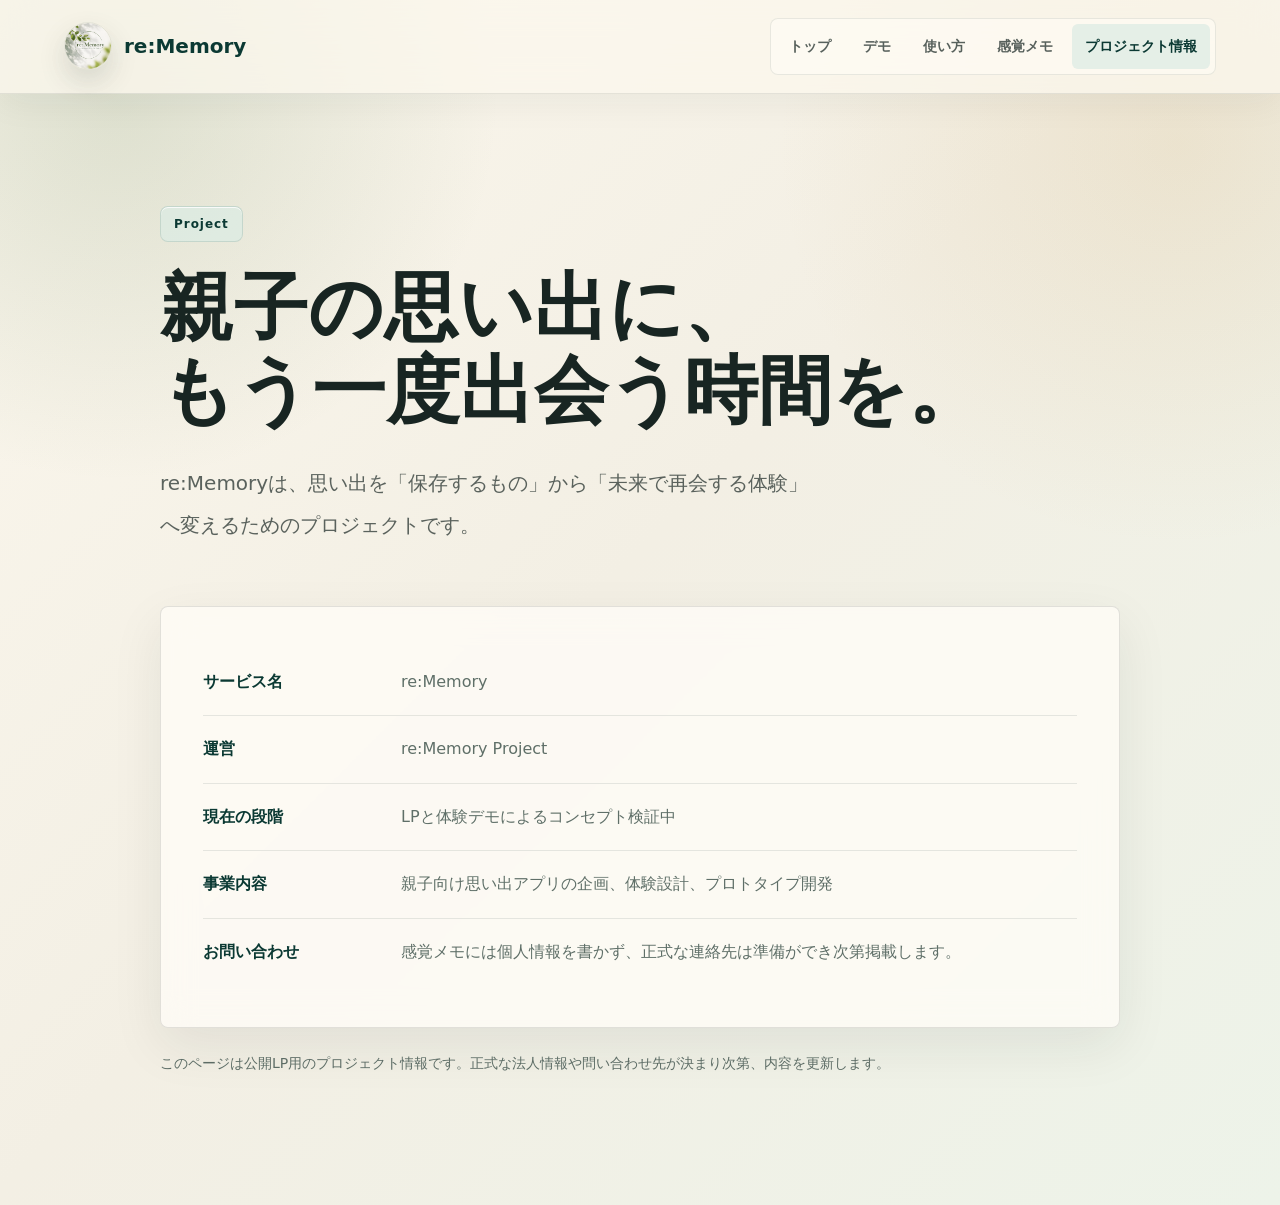
<file: company.html>
<!doctype html>
<html lang="ja">
  <head>
    <meta charset="utf-8">
    <meta name="viewport" content="width=device-width, initial-scale=1">
    <title>プロジェクト情報 | re:Memory</title>
    <meta name="description" content="re:Memoryのプロジェクト情報、運営方針、お問い合わせについて掲載しています。">
    <link rel="icon" href="./assets/logo.png">
    <style>
      :root {
        --ink: #1f2a2a;
        --sub: #60706c;
        --paper: #fff9ef;
        --milk: #fffdf8;
        --line: rgba(31, 42, 42, 0.13);
        --green: #176e66;
        --green-deep: #0d4846;
        --green-soft: #dbece7;
        --shadow: 0 22px 58px rgba(31, 42, 42, 0.12);
      }

      * { box-sizing: border-box; }

      body {
        margin: 0;
        color: var(--ink);
        background: radial-gradient(circle at left top, #edf1eb 0, rgba(237, 241, 235, 0) 34%), var(--paper);
        font-family: "Hiragino Kaku Gothic ProN", "Yu Gothic", "Meiryo", system-ui, sans-serif;
        line-height: 1.85;
      }

      a { color: inherit; text-decoration: none; }
      img { display: block; width: 100%; }
      p, h1, h2 { margin: 0; word-break: keep-all; line-break: strict; }

      .header {
        position: sticky;
        top: 0;
        z-index: 10;
        display: flex;
        align-items: center;
        justify-content: space-between;
        gap: 24px;
        min-height: 72px;
        padding: 16px clamp(20px, 5vw, 64px);
        background: rgba(255, 249, 239, 0.9);
        border-bottom: 1px solid var(--line);
        backdrop-filter: blur(18px);
      }

      .logo { display: inline-flex; align-items: center; gap: 10px; font-size: 17px; font-weight: 850; }
      .logo img { width: 40px; height: 40px; object-fit: cover; border-radius: 50%; box-shadow: 0 8px 20px rgba(31, 42, 42, 0.12); }
      .nav { display: flex; flex-wrap: wrap; gap: 8px; color: var(--sub); font-size: 14px; font-weight: 750; }
      .nav a { padding: 8px 12px; border-radius: 8px; }
      .nav a:hover, .nav a[aria-current="page"] { color: var(--green-deep); background: rgba(23, 110, 102, 0.08); }

      main {
        width: min(960px, calc(100% - 40px));
        margin: 0 auto;
        padding: clamp(62px, 9vw, 112px) 0 clamp(76px, 10vw, 128px);
      }

      .label {
        display: inline-flex;
        min-height: 32px;
        padding: 5px 11px;
        color: var(--green-deep);
        background: var(--green-soft);
        border: 1px solid rgba(23, 110, 102, 0.15);
        border-radius: 8px;
        font-size: 12px;
        font-weight: 850;
      }

      h1 {
        margin-top: 18px;
        font-size: clamp(42px, 7vw, 76px);
        line-height: 1.08;
      }

      .lead {
        max-width: 720px;
        margin-top: 24px;
        color: var(--sub);
        font-size: clamp(16px, 2vw, 20px);
      }

      .info-card {
        margin-top: clamp(34px, 6vw, 60px);
        padding: clamp(24px, 5vw, 42px);
        background: var(--milk);
        border: 1px solid var(--line);
        border-radius: 8px;
        box-shadow: var(--shadow);
      }

      .info-row {
        display: grid;
        grid-template-columns: 180px minmax(0, 1fr);
        gap: 18px;
        padding: 18px 0;
        border-bottom: 1px solid var(--line);
      }

      .info-row:last-child { border-bottom: 0; }
      .info-row dt { color: var(--green-deep); font-weight: 850; }
      .info-row dd { margin: 0; color: var(--sub); overflow-wrap: anywhere; }

      .note {
        margin-top: 22px;
        color: var(--sub);
        font-size: 14px;
        line-height: 1.9;
      }

      @media (max-width: 760px) {
        .header { align-items: flex-start; flex-direction: column; }
        .info-row { grid-template-columns: 1fr; gap: 4px; }
      }
    </style>
    <link rel="stylesheet" href="./assets/premium.css">
  </head>
  <body>
    <header class="header">
      <a class="logo" href="./index.html" aria-label="re:Memory トップへ">
        <img src="./assets/logo.png" alt="" aria-hidden="true">
        <span>re:Memory</span>
      </a>
      <nav class="nav" aria-label="ページナビゲーション">
        <a href="./index.html">トップ</a>
        <a href="./demo.html">デモ</a>
        <a href="./guide.html">使い方</a>
        <a href="./index.html#messages">感覚メモ</a>
        <a href="./company.html" aria-current="page">プロジェクト情報</a>
      </nav>
    </header>

    <main>
      <span class="label">Project</span>
      <h1>親子の思い出に、もう一度出会う時間を。</h1>
      <p class="lead">
        re:Memoryは、思い出を「保存するもの」から「未来で再会する体験」へ変えるためのプロジェクトです。
      </p>

      <dl class="info-card">
        <div class="info-row">
          <dt>サービス名</dt>
          <dd>re:Memory</dd>
        </div>
        <div class="info-row">
          <dt>運営</dt>
          <dd>re:Memory Project</dd>
        </div>
        <div class="info-row">
          <dt>現在の段階</dt>
          <dd>LPと体験デモによるコンセプト検証中</dd>
        </div>
        <div class="info-row">
          <dt>事業内容</dt>
          <dd>親子向け思い出アプリの企画、体験設計、プロトタイプ開発</dd>
        </div>
        <div class="info-row">
          <dt>お問い合わせ</dt>
          <dd>感覚メモには個人情報を書かず、正式な連絡先は準備ができ次第掲載します。</dd>
        </div>
      </dl>

      <p class="note">
        このページは公開LP用のプロジェクト情報です。正式な法人情報や問い合わせ先が決まり次第、内容を更新します。
      </p>
    </main>
  </body>
</html>
</file>
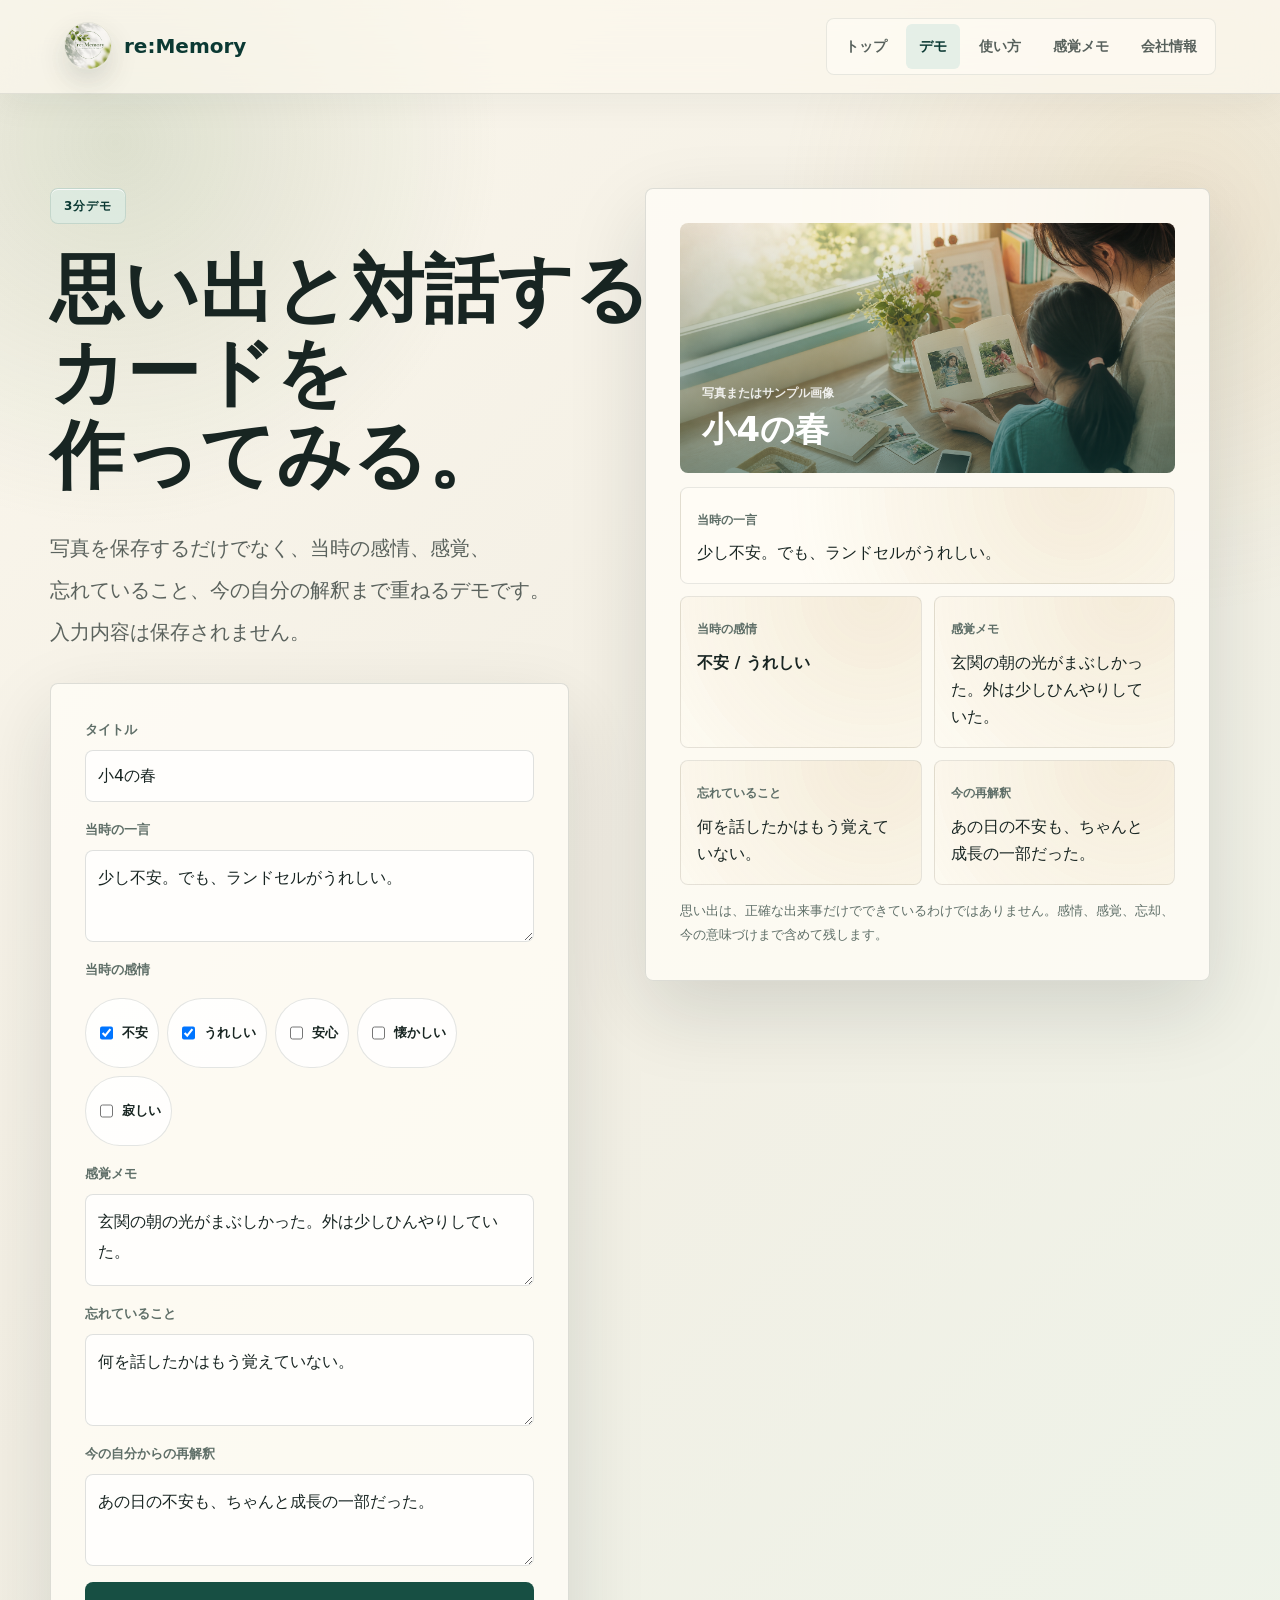
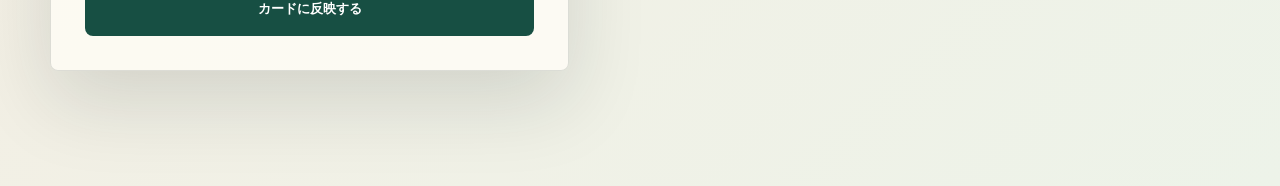
<file: demo.html>
<!doctype html>
<html lang="ja">
  <head>
    <meta charset="utf-8">
    <meta name="viewport" content="width=device-width, initial-scale=1">
    <title>3分デモ | re:Memory</title>
    <meta name="description" content="re:Memoryの思い出対話カードをLP上で体験できるデモページです。">
    <link rel="icon" href="./assets/logo.png">
    <style>
      :root {
        --ink: #1f2a2a;
        --sub: #60706c;
        --paper: #fff9ef;
        --milk: #fffdf8;
        --line: rgba(31, 42, 42, 0.13);
        --green: #176e66;
        --green-deep: #0d4846;
        --green-soft: #dbece7;
        --clay: #c86b55;
        --clay-soft: #f7dfd4;
        --shadow: 0 24px 70px rgba(31, 42, 42, 0.14);
      }

      * { box-sizing: border-box; }

      body {
        margin: 0;
        color: var(--ink);
        background: radial-gradient(circle at 88% 8%, #eef4ea 0, rgba(238, 244, 234, 0) 32%), var(--paper);
        font-family: "Hiragino Kaku Gothic ProN", "Yu Gothic", "Meiryo", system-ui, sans-serif;
        line-height: 1.85;
      }

      a { color: inherit; text-decoration: none; }
      img { display: block; width: 100%; }
      p, h1, h2, h3 { margin: 0; word-break: keep-all; line-break: strict; }

      .header {
        position: sticky;
        top: 0;
        z-index: 10;
        display: flex;
        align-items: center;
        justify-content: space-between;
        gap: 24px;
        min-height: 72px;
        padding: 16px clamp(20px, 5vw, 64px);
        background: rgba(255, 249, 239, 0.9);
        border-bottom: 1px solid var(--line);
        backdrop-filter: blur(18px);
      }

      .logo {
        display: inline-flex;
        align-items: center;
        gap: 10px;
        font-size: 17px;
        font-weight: 850;
      }

      .logo img {
        width: 40px;
        height: 40px;
        object-fit: cover;
        border-radius: 50%;
        box-shadow: 0 8px 20px rgba(31, 42, 42, 0.12);
      }

      .nav {
        display: flex;
        flex-wrap: wrap;
        gap: 8px;
        color: var(--sub);
        font-size: 14px;
        font-weight: 750;
      }

      .nav a { padding: 8px 12px; border-radius: 8px; }
      .nav a:hover, .nav a[aria-current="page"] { color: var(--green-deep); background: rgba(23, 110, 102, 0.08); }

      main {
        width: min(1180px, calc(100% - 40px));
        margin: 0 auto;
        padding: clamp(52px, 8vw, 94px) 0 clamp(78px, 9vw, 118px);
      }

      .page-hero {
        display: grid;
        grid-template-columns: minmax(0, 0.92fr) minmax(390px, 1fr);
        gap: clamp(34px, 6vw, 76px);
        align-items: start;
      }

      .label {
        display: inline-flex;
        width: fit-content;
        min-height: 32px;
        padding: 5px 11px;
        color: var(--green-deep);
        background: var(--green-soft);
        border: 1px solid rgba(23, 110, 102, 0.15);
        border-radius: 8px;
        font-size: 12px;
        font-weight: 850;
      }

      h1 {
        max-width: 470px;
        margin-top: 18px;
        font-size: clamp(34px, 3.8vw, 44px);
        line-height: 1.16;
      }

      .lead {
        max-width: 680px;
        margin-top: 24px;
        color: var(--sub);
        font-size: clamp(16px, 2vw, 20px);
      }

      .demo-form,
      .memory-preview {
        padding: clamp(22px, 4vw, 34px);
        background: rgba(255, 253, 247, 0.78);
        border: 1px solid var(--line);
        border-radius: 8px;
        box-shadow: var(--shadow);
      }

      .demo-form {
        display: grid;
        gap: 16px;
        margin-top: 30px;
      }

      .field {
        display: grid;
        gap: 8px;
      }

      .field span {
        color: var(--sub);
        font-size: 13px;
        font-weight: 850;
      }

      input,
      textarea,
      select {
        width: 100%;
        border: 1px solid rgba(31, 42, 42, 0.14);
        border-radius: 8px;
        background: rgba(255, 255, 255, 0.78);
        color: var(--ink);
        font: inherit;
      }

      input,
      select {
        min-height: 48px;
        padding: 10px 12px;
      }

      textarea {
        min-height: 92px;
        resize: vertical;
        padding: 12px;
      }

      input:focus,
      textarea:focus,
      select:focus {
        outline: 2px solid rgba(23, 110, 102, 0.22);
        border-color: rgba(23, 110, 102, 0.38);
      }

      .button {
        display: inline-flex;
        align-items: center;
        justify-content: center;
        min-height: 52px;
        padding: 13px 22px;
        border: 1px solid transparent;
        border-radius: 8px;
        color: white;
        background: var(--green);
        font-weight: 850;
        cursor: pointer;
      }

      .memory-preview {
        position: sticky;
        top: 104px;
      }

      .preview-photo {
        min-height: 250px;
        display: grid;
        align-content: end;
        padding: 22px;
        background:
          linear-gradient(180deg, rgba(13, 72, 70, 0.02), rgba(13, 72, 70, 0.48)),
          url("./assets/memory-hero.png") center / cover;
        border-radius: 8px;
        color: white;
      }

      .preview-photo small {
        font-size: 12px;
        font-weight: 850;
        opacity: 0.86;
      }

      .preview-photo strong {
        margin-top: 4px;
        font-size: clamp(24px, 4vw, 34px);
        line-height: 1.25;
      }

      .preview-grid {
        display: grid;
        grid-template-columns: repeat(2, minmax(0, 1fr));
        gap: 12px;
        margin-top: 14px;
      }

      .preview-card {
        padding: 16px;
        background: rgba(255, 255, 255, 0.72);
        border: 1px solid rgba(31, 42, 42, 0.1);
        border-radius: 8px;
      }

      .preview-card.wide {
        grid-column: 1 / -1;
      }

      .preview-card span {
        color: var(--sub);
        font-size: 12px;
        font-weight: 850;
      }

      .preview-card p,
      .preview-card strong {
        display: block;
        margin-top: 7px;
        color: var(--ink);
        font-size: 15.5px;
        line-height: 1.75;
        word-break: normal;
        overflow-wrap: anywhere;
      }

      .emotion-pills {
        display: flex;
        flex-wrap: wrap;
        gap: 8px;
        margin-top: 8px;
      }

      .emotion-pills label {
        display: inline-flex;
        align-items: center;
        gap: 6px;
        padding: 7px 10px;
        border: 1px solid rgba(31, 42, 42, 0.12);
        border-radius: 999px;
        background: rgba(255, 255, 255, 0.72);
        color: var(--ink);
        font-size: 13px;
        font-weight: 800;
      }

      .emotion-pills input {
        width: auto;
      }

      .note {
        margin-top: 14px;
        color: var(--sub);
        font-size: 13px;
        line-height: 1.8;
      }

      @media (max-width: 900px) {
        .header { align-items: flex-start; flex-direction: column; position: static; }
        .page-hero { grid-template-columns: 1fr; }
        .memory-preview { position: static; }
      }

      @media (max-width: 560px) {
        .preview-grid { grid-template-columns: 1fr; }
      }
    </style>
    <link rel="stylesheet" href="./assets/premium.css">
  </head>
  <body>
    <header class="header">
      <a class="logo" href="./index.html" aria-label="re:Memory トップへ">
        <img src="./assets/logo.png" alt="" aria-hidden="true">
        <span>re:Memory</span>
      </a>
      <nav class="nav" aria-label="ページナビゲーション">
        <a href="./index.html">トップ</a>
        <a href="./demo.html" aria-current="page">デモ</a>
        <a href="./guide.html">使い方</a>
        <a href="./index.html#messages">感覚メモ</a>
        <a href="./company.html">会社情報</a>
      </nav>
    </header>

    <main>
      <section class="page-hero">
        <div>
          <span class="label">3分デモ</span>
          <h1>思い出と対話する<br>カードを<br>作ってみる。</h1>
          <p class="lead">
            写真を保存するだけでなく、当時の感情、感覚、忘れていること、今の自分の解釈まで重ねるデモです。
            入力内容は保存されません。
          </p>

          <form class="demo-form" id="memory-form">
            <label class="field">
              <span>タイトル</span>
              <input id="memory-title" maxlength="48" value="小4の春">
            </label>
            <label class="field">
              <span>当時の一言</span>
              <textarea id="memory-line" maxlength="180">少し不安。でも、ランドセルがうれしい。</textarea>
            </label>
            <div class="field">
              <span>当時の感情</span>
              <div class="emotion-pills">
                <label><input type="checkbox" name="emotion" value="不安" checked>不安</label>
                <label><input type="checkbox" name="emotion" value="うれしい" checked>うれしい</label>
                <label><input type="checkbox" name="emotion" value="安心">安心</label>
                <label><input type="checkbox" name="emotion" value="懐かしい">懐かしい</label>
                <label><input type="checkbox" name="emotion" value="寂しい">寂しい</label>
              </div>
            </div>
            <label class="field">
              <span>感覚メモ</span>
              <textarea id="memory-sense" maxlength="220">玄関の朝の光がまぶしかった。外は少しひんやりしていた。</textarea>
            </label>
            <label class="field">
              <span>忘れていること</span>
              <textarea id="memory-forgotten" maxlength="180">何を話したかはもう覚えていない。</textarea>
            </label>
            <label class="field">
              <span>今の自分からの再解釈</span>
              <textarea id="memory-rethink" maxlength="220">あの日の不安も、ちゃんと成長の一部だった。</textarea>
            </label>
            <button class="button" type="submit">カードに反映する</button>
          </form>
        </div>

        <aside class="memory-preview" aria-label="作成された思い出対話カード">
          <div class="preview-photo">
            <small>写真またはサンプル画像</small>
            <strong id="preview-title">小4の春</strong>
          </div>
          <div class="preview-grid">
            <div class="preview-card wide">
              <span>当時の一言</span>
              <p id="preview-line">少し不安。でも、ランドセルがうれしい。</p>
            </div>
            <div class="preview-card">
              <span>当時の感情</span>
              <strong id="preview-emotion">不安 / うれしい</strong>
            </div>
            <div class="preview-card">
              <span>感覚メモ</span>
              <p id="preview-sense">玄関の朝の光がまぶしかった。外は少しひんやりしていた。</p>
            </div>
            <div class="preview-card">
              <span>忘れていること</span>
              <p id="preview-forgotten">何を話したかはもう覚えていない。</p>
            </div>
            <div class="preview-card">
              <span>今の再解釈</span>
              <p id="preview-rethink">あの日の不安も、ちゃんと成長の一部だった。</p>
            </div>
          </div>
          <p class="note">思い出は、正確な出来事だけでできているわけではありません。感情、感覚、忘却、今の意味づけまで含めて残します。</p>
        </aside>
      </section>
    </main>

    <script>
      const form = document.querySelector("#memory-form");
      const titleInput = document.querySelector("#memory-title");
      const lineInput = document.querySelector("#memory-line");
      const senseInput = document.querySelector("#memory-sense");
      const forgottenInput = document.querySelector("#memory-forgotten");
      const rethinkInput = document.querySelector("#memory-rethink");
      const emotionInputs = [...document.querySelectorAll('input[name="emotion"]')];

      const previewTitle = document.querySelector("#preview-title");
      const previewLine = document.querySelector("#preview-line");
      const previewEmotion = document.querySelector("#preview-emotion");
      const previewSense = document.querySelector("#preview-sense");
      const previewForgotten = document.querySelector("#preview-forgotten");
      const previewRethink = document.querySelector("#preview-rethink");

      function valueOrDefault(input, fallback) {
        return input.value.trim() || fallback;
      }

      function updatePreview() {
        const emotions = emotionInputs.filter((input) => input.checked).map((input) => input.value);
        previewTitle.textContent = valueOrDefault(titleInput, "タイトル未入力の思い出");
        previewLine.textContent = valueOrDefault(lineInput, "当時の一言を入力してください。");
        previewEmotion.textContent = emotions.length ? emotions.join(" / ") : "まだ選ばれていません";
        previewSense.textContent = valueOrDefault(senseInput, "音、匂い、温度などを入力してください。");
        previewForgotten.textContent = valueOrDefault(forgottenInput, "覚えていないことも、そのまま残せます。");
        previewRethink.textContent = valueOrDefault(rethinkInput, "今の自分から見た意味を入力してください。");
      }

      form.addEventListener("submit", (event) => {
        event.preventDefault();
        updatePreview();
      });

      [titleInput, lineInput, senseInput, forgottenInput, rethinkInput, ...emotionInputs].forEach((input) => {
        input.addEventListener("input", updatePreview);
        input.addEventListener("change", updatePreview);
      });
    </script>
  </body>
</html>
</file>
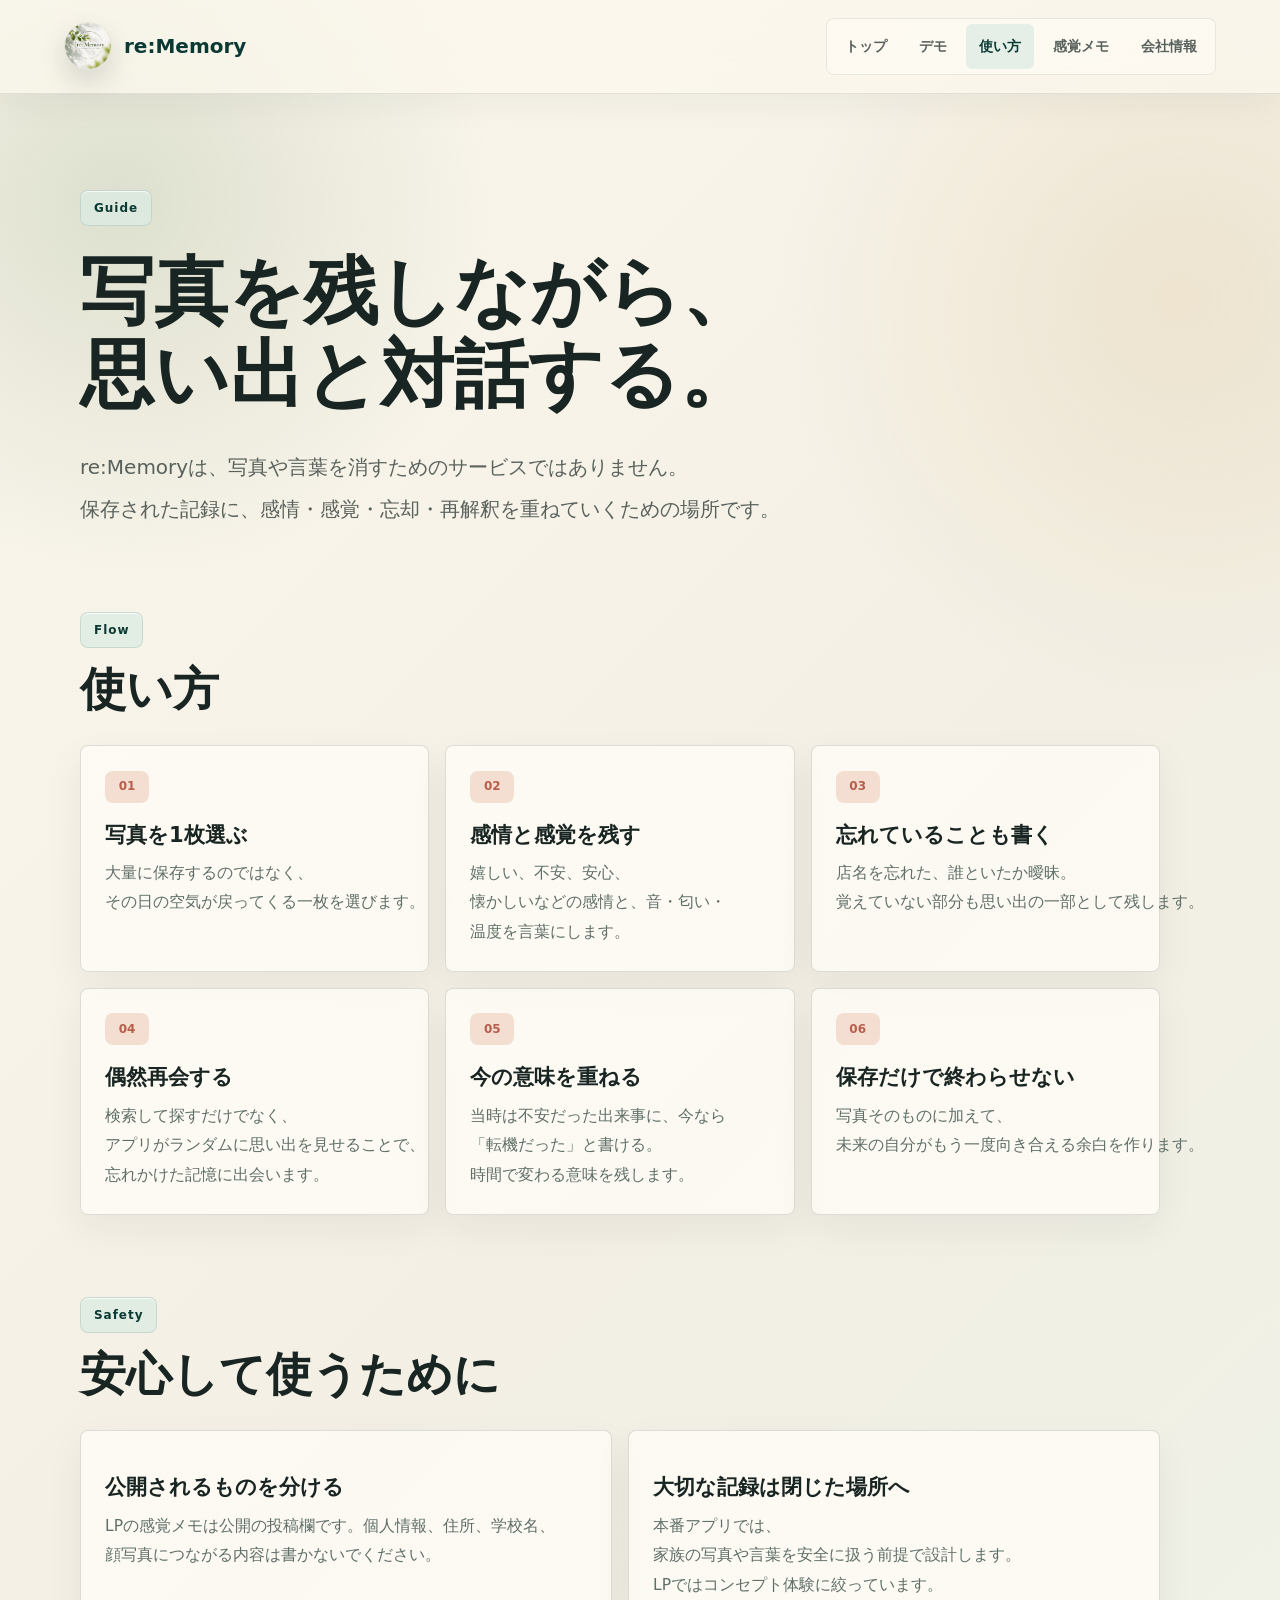
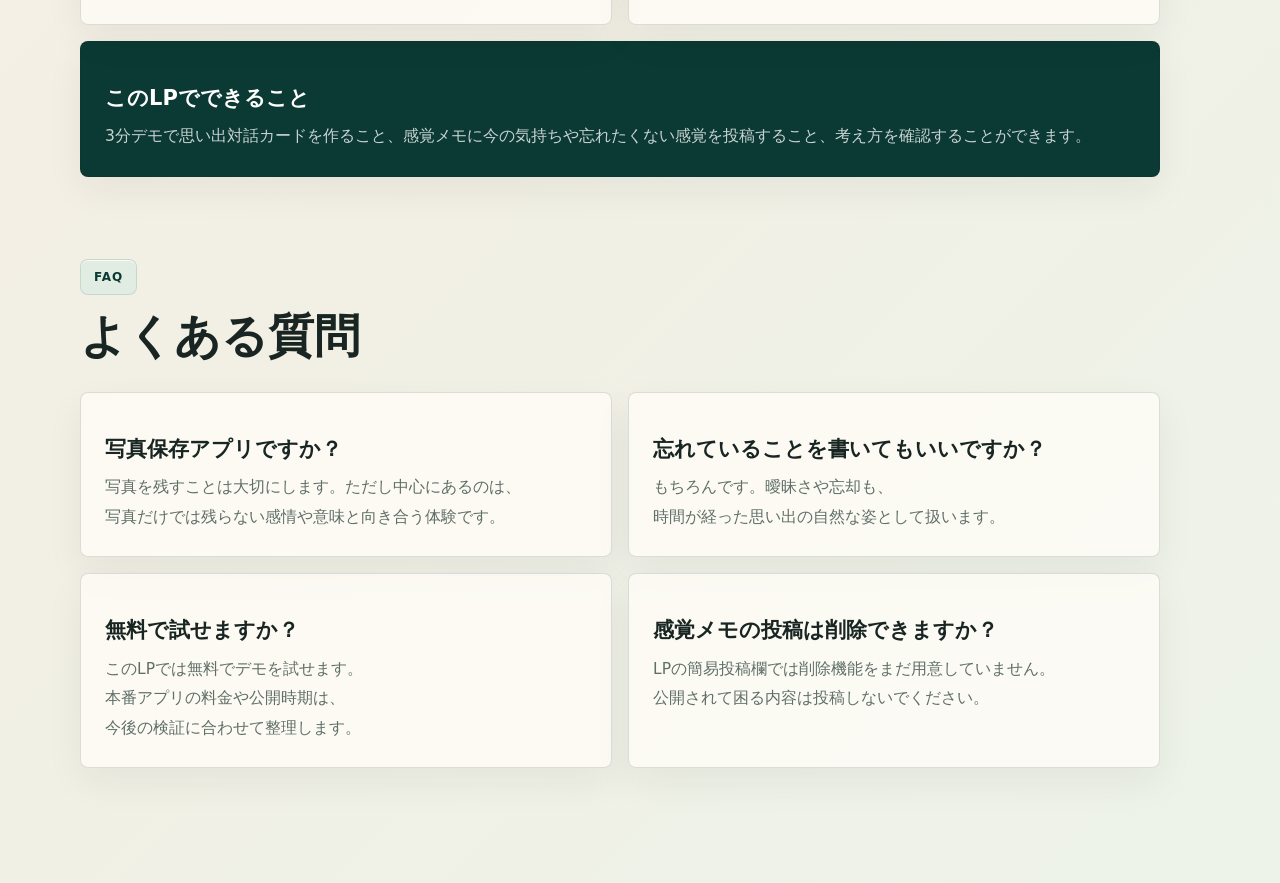
<file: guide.html>
<!doctype html>
<html lang="ja">
  <head>
    <meta charset="utf-8">
    <meta name="viewport" content="width=device-width, initial-scale=1">
    <title>使い方と考え方 | re:Memory</title>
    <meta name="description" content="re:Memoryの使い方、感情記録、忘却の記録、再解釈の考え方を紹介します。">
    <link rel="icon" href="./assets/logo.png">
    <style>
      :root {
        --ink: #1f2a2a;
        --sub: #60706c;
        --paper: #fff9ef;
        --milk: #fffdf8;
        --line: rgba(31, 42, 42, 0.13);
        --green: #176e66;
        --green-deep: #0d4846;
        --green-soft: #dbece7;
        --clay-soft: #f7dfd4;
        --shadow: 0 22px 58px rgba(31, 42, 42, 0.12);
      }

      * { box-sizing: border-box; }

      body {
        margin: 0;
        color: var(--ink);
        background: radial-gradient(circle at right top, #eef4ea 0, rgba(238, 244, 234, 0) 36%), var(--paper);
        font-family: "Hiragino Kaku Gothic ProN", "Yu Gothic", "Meiryo", system-ui, sans-serif;
        line-height: 1.85;
      }

      a { color: inherit; text-decoration: none; }
      p, h1, h2, h3 { margin: 0; word-break: keep-all; line-break: strict; }

      .header {
        position: sticky;
        top: 0;
        z-index: 10;
        display: flex;
        align-items: center;
        justify-content: space-between;
        gap: 24px;
        min-height: 72px;
        padding: 16px clamp(20px, 5vw, 64px);
        background: rgba(255, 249, 239, 0.9);
        border-bottom: 1px solid var(--line);
        backdrop-filter: blur(18px);
      }

      .logo {
        display: inline-flex;
        align-items: center;
        gap: 10px;
        font-size: 17px;
        font-weight: 850;
      }

      .logo img {
        width: 40px;
        height: 40px;
        object-fit: cover;
        border-radius: 50%;
        box-shadow: 0 8px 20px rgba(31, 42, 42, 0.12);
      }

      .nav {
        display: flex;
        flex-wrap: wrap;
        gap: 8px;
        color: var(--sub);
        font-size: 14px;
        font-weight: 750;
      }

      .nav a { padding: 8px 12px; border-radius: 8px; }
      .nav a:hover, .nav a[aria-current="page"] { color: var(--green-deep); background: rgba(23, 110, 102, 0.08); }

      main {
        width: min(1120px, calc(100% - 40px));
        margin: 0 auto;
        padding: clamp(58px, 8vw, 96px) 0 clamp(82px, 9vw, 120px);
      }

      .label {
        display: inline-flex;
        width: fit-content;
        min-height: 32px;
        padding: 5px 11px;
        color: var(--green-deep);
        background: var(--green-soft);
        border: 1px solid rgba(23, 110, 102, 0.15);
        border-radius: 8px;
        font-size: 12px;
        font-weight: 850;
      }

      h1 {
        max-width: 820px;
        margin-top: 18px;
        font-size: clamp(38px, 6vw, 70px);
        line-height: 1.12;
      }

      .lead {
        max-width: 760px;
        margin-top: 24px;
        color: var(--sub);
        font-size: clamp(16px, 2vw, 20px);
      }

      .section {
        margin-top: clamp(54px, 7vw, 82px);
      }

      h2 {
        margin-top: 14px;
        font-size: clamp(30px, 4vw, 46px);
        line-height: 1.2;
      }

      .grid,
      .two-grid {
        display: grid;
        gap: 16px;
        margin-top: 28px;
      }

      .grid {
        grid-template-columns: repeat(3, minmax(0, 1fr));
      }

      .two-grid {
        grid-template-columns: repeat(2, minmax(0, 1fr));
      }

      .card,
      .notice {
        min-width: 0;
        padding: 24px;
        background: rgba(255, 253, 248, 0.76);
        border: 1px solid var(--line);
        border-radius: 8px;
        box-shadow: 0 14px 38px rgba(31, 42, 42, 0.06);
      }

      .num {
        display: inline-grid;
        place-items: center;
        width: 44px;
        height: 32px;
        color: #b75f4b;
        background: var(--clay-soft);
        border-radius: 8px;
        font-size: 12px;
        font-weight: 900;
      }

      h3 {
        margin-top: 18px;
        font-size: 21px;
        line-height: 1.35;
      }

      .card p,
      .notice p {
        margin-top: 10px;
        color: var(--sub);
        font-size: 15.5px;
        line-height: 1.9;
      }

      .notice {
        margin-top: 16px;
        background: var(--green-deep);
        color: white;
      }

      .notice p { color: rgba(255, 255, 255, 0.78); }

      @media (max-width: 900px) {
        .header {
          align-items: flex-start;
          flex-direction: column;
          position: static;
        }

        .grid,
        .two-grid {
          grid-template-columns: 1fr;
        }
      }
    </style>
    <link rel="stylesheet" href="./assets/premium.css">
  </head>
  <body>
    <header class="header">
      <a class="logo" href="./index.html" aria-label="re:Memory トップへ">
        <img src="./assets/logo.png" alt="" aria-hidden="true">
        <span>re:Memory</span>
      </a>
      <nav class="nav" aria-label="ページナビゲーション">
        <a href="./index.html">トップ</a>
        <a href="./demo.html">デモ</a>
        <a href="./guide.html" aria-current="page">使い方</a>
        <a href="./index.html#messages">感覚メモ</a>
        <a href="./company.html">会社情報</a>
      </nav>
    </header>

    <main>
      <span class="label">Guide</span>
      <h1>写真を残しながら、思い出と対話する。</h1>
      <p class="lead">
        re:Memoryは、写真や言葉を消すためのサービスではありません。
        保存された記録に、感情・感覚・忘却・再解釈を重ねていくための場所です。
      </p>

      <section class="section">
        <span class="label">Flow</span>
        <h2>使い方</h2>
        <div class="grid">
          <article class="card">
            <span class="num">01</span>
            <h3>写真を1枚選ぶ</h3>
            <p>大量に保存するのではなく、その日の空気が戻ってくる一枚を選びます。</p>
          </article>
          <article class="card">
            <span class="num">02</span>
            <h3>感情と感覚を残す</h3>
            <p>嬉しい、不安、安心、懐かしいなどの感情と、音・匂い・温度を言葉にします。</p>
          </article>
          <article class="card">
            <span class="num">03</span>
            <h3>忘れていることも書く</h3>
            <p>店名を忘れた、誰といたか曖昧。覚えていない部分も思い出の一部として残します。</p>
          </article>
          <article class="card">
            <span class="num">04</span>
            <h3>偶然再会する</h3>
            <p>検索して探すだけでなく、アプリがランダムに思い出を見せることで、忘れかけた記憶に出会います。</p>
          </article>
          <article class="card">
            <span class="num">05</span>
            <h3>今の意味を重ねる</h3>
            <p>当時は不安だった出来事に、今なら「転機だった」と書ける。時間で変わる意味を残します。</p>
          </article>
          <article class="card">
            <span class="num">06</span>
            <h3>保存だけで終わらせない</h3>
            <p>写真そのものに加えて、未来の自分がもう一度向き合える余白を作ります。</p>
          </article>
        </div>
      </section>

      <section class="section">
        <span class="label">Safety</span>
        <h2>安心して使うために</h2>
        <div class="two-grid">
          <article class="card">
            <h3>公開されるものを分ける</h3>
            <p>LPの感覚メモは公開の投稿欄です。個人情報、住所、学校名、顔写真につながる内容は書かないでください。</p>
          </article>
          <article class="card">
            <h3>大切な記録は閉じた場所へ</h3>
            <p>本番アプリでは、家族の写真や言葉を安全に扱う前提で設計します。LPではコンセプト体験に絞っています。</p>
          </article>
        </div>
        <div class="notice">
          <h3>このLPでできること</h3>
          <p>3分デモで思い出対話カードを作ること、感覚メモに今の気持ちや忘れたくない感覚を投稿すること、考え方を確認することができます。</p>
        </div>
      </section>

      <section class="section">
        <span class="label">FAQ</span>
        <h2>よくある質問</h2>
        <div class="two-grid">
          <article class="card">
            <h3>写真保存アプリですか？</h3>
            <p>写真を残すことは大切にします。ただし中心にあるのは、写真だけでは残らない感情や意味と向き合う体験です。</p>
          </article>
          <article class="card">
            <h3>忘れていることを書いてもいいですか？</h3>
            <p>もちろんです。曖昧さや忘却も、時間が経った思い出の自然な姿として扱います。</p>
          </article>
          <article class="card">
            <h3>無料で試せますか？</h3>
            <p>このLPでは無料でデモを試せます。本番アプリの料金や公開時期は、今後の検証に合わせて整理します。</p>
          </article>
          <article class="card">
            <h3>感覚メモの投稿は削除できますか？</h3>
            <p>LPの簡易投稿欄では削除機能をまだ用意していません。公開されて困る内容は投稿しないでください。</p>
          </article>
        </div>
      </section>
    </main>
  </body>
</html>
</file>
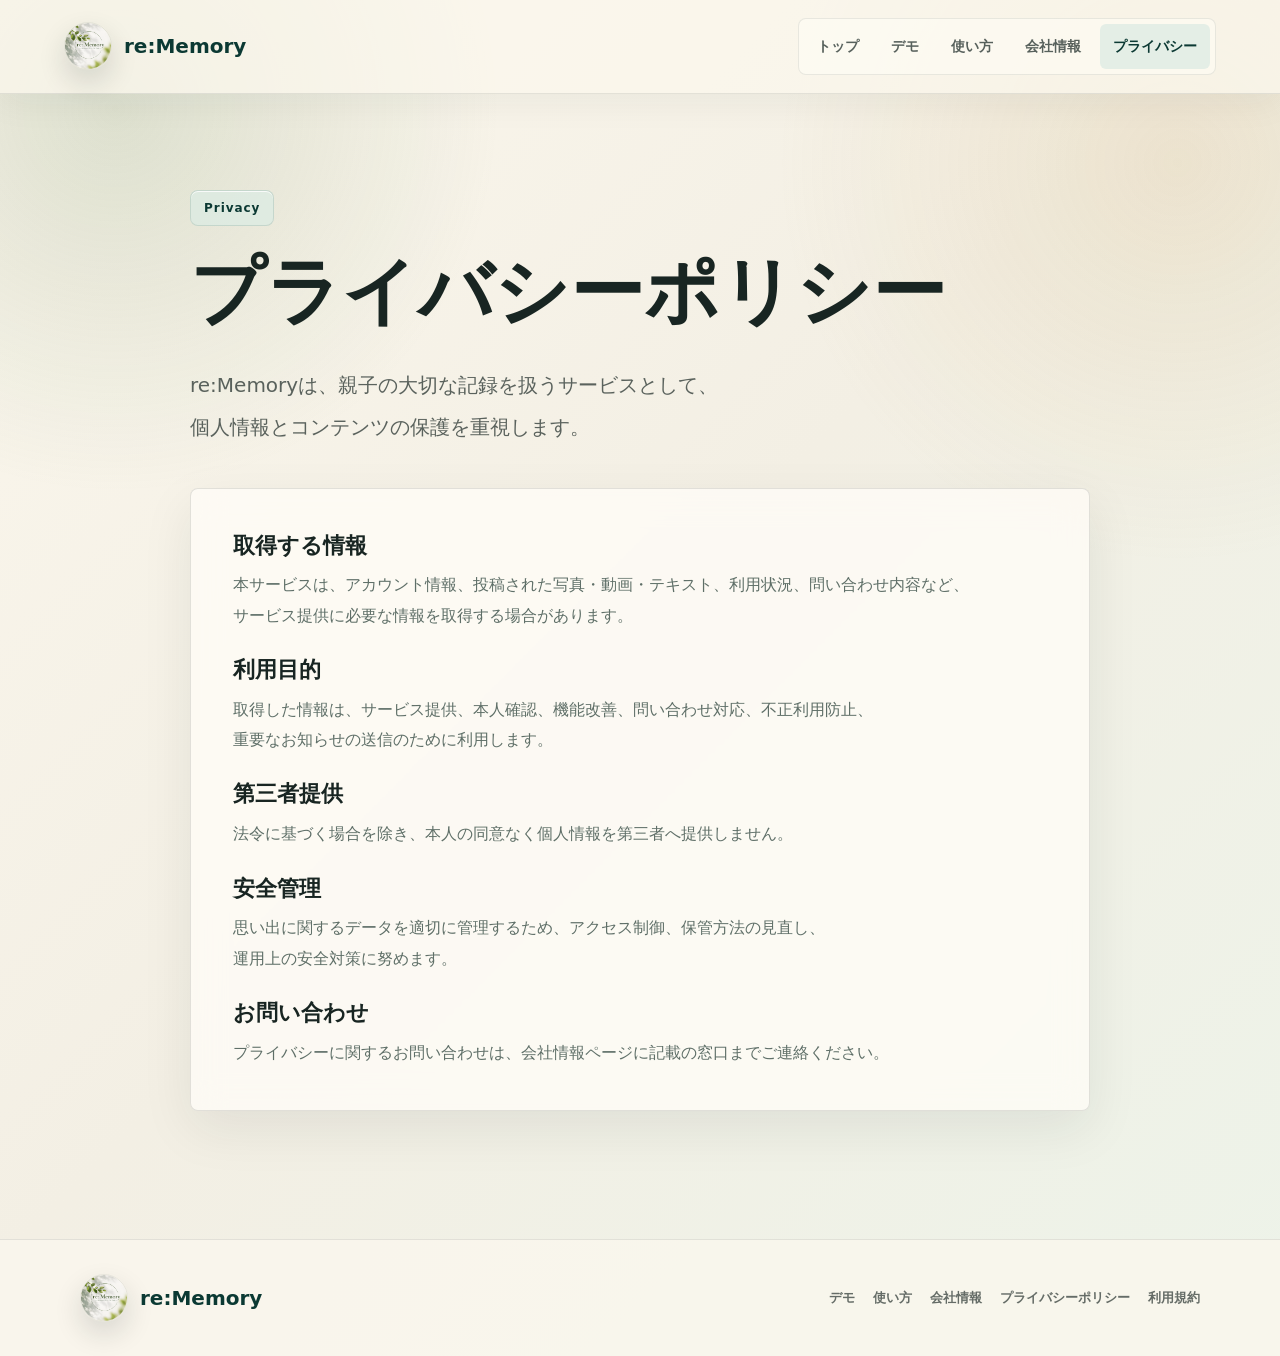
<file: privacy.html>
<!doctype html>
<html lang="ja">
  <head>
    <meta charset="utf-8">
    <meta name="viewport" content="width=device-width, initial-scale=1">
    <title>プライバシーポリシー | re:Memory</title>
    <meta name="description" content="re:Memoryのプライバシーポリシーです。">
    <link rel="icon" href="./assets/logo.png">
    <style>
      :root { --ink:#1f2a2a; --sub:#60706c; --paper:#fff9ef; --milk:#fffdf8; --line:rgba(31,42,42,.13); --green-deep:#0d4846; --green-soft:#dbece7; }
      * { box-sizing:border-box; }
      body { margin:0; color:var(--ink); background:var(--paper); font-family:"Hiragino Kaku Gothic ProN","Yu Gothic","Meiryo",system-ui,sans-serif; line-height:1.9; }
      a { color:inherit; text-decoration:none; }
      p,h1,h2 { margin:0; word-break:keep-all; line-break:strict; }
      .header { display:flex; align-items:center; justify-content:space-between; gap:24px; min-height:72px; padding:16px clamp(20px,5vw,64px); border-bottom:1px solid var(--line); background:rgba(255,249,239,.9); }
      .logo { display:inline-flex; align-items:center; gap:10px; font-size:17px; font-weight:850; }
      .logo img { width:40px; height:40px; object-fit:cover; border-radius:50%; }
      .nav { display:flex; flex-wrap:wrap; gap:8px; color:var(--sub); font-size:14px; font-weight:750; }
      .nav a { padding:8px 12px; border-radius:8px; }
      .nav a:hover,.nav a[aria-current="page"] { color:var(--green-deep); background:rgba(23,110,102,.08); }
      main { width:min(900px,calc(100% - 40px)); margin:0 auto; padding:clamp(56px,8vw,96px) 0 clamp(76px,10vw,128px); }
      .label { display:inline-flex; min-height:32px; padding:5px 11px; color:var(--green-deep); background:var(--green-soft); border:1px solid rgba(23,110,102,.15); border-radius:8px; font-size:12px; font-weight:850; }
      h1 { margin-top:18px; font-size:clamp(38px,6vw,68px); line-height:1.12; }
      .lead { margin-top:20px; color:var(--sub); font-size:15px; }
      .policy { display:grid; gap:24px; margin-top:40px; padding:clamp(24px,5vw,42px); background:var(--milk); border:1px solid var(--line); border-radius:8px; }
      h2 { font-size:22px; line-height:1.35; }
      section p { margin-top:10px; color:var(--sub); overflow-wrap:anywhere; }
      .site-footer { padding:34px clamp(20px,5vw,64px); color:var(--sub); border-top:1px solid var(--line); }
      .footer-inner { display:flex; align-items:center; justify-content:space-between; gap:20px; width:min(1120px,100%); margin:0 auto; }
      .footer-links { display:flex; flex-wrap:wrap; gap:14px 18px; font-size:13px; font-weight:750; }
      @media (max-width:760px){ .header,.footer-inner{align-items:flex-start; flex-direction:column;} }
    </style>
    <link rel="stylesheet" href="./assets/premium.css">
  </head>
  <body>
    <header class="header">
      <a class="logo" href="./index.html" aria-label="re:Memory トップへ"><img src="./assets/logo.png" alt="" aria-hidden="true"><span>re:Memory</span></a>
      <nav class="nav" aria-label="ページナビゲーション"><a href="./index.html">トップ</a><a href="./demo.html">デモ</a><a href="./guide.html">使い方</a><a href="./company.html">会社情報</a><a href="./privacy.html" aria-current="page">プライバシー</a></nav>
    </header>
    <main>
      <span class="label">Privacy</span>
      <h1>プライバシーポリシー</h1>
      <p class="lead">re:Memoryは、親子の大切な記録を扱うサービスとして、個人情報とコンテンツの保護を重視します。</p>
      <div class="policy">
        <section><h2>取得する情報</h2><p>本サービスは、アカウント情報、投稿された写真・動画・テキスト、利用状況、問い合わせ内容など、サービス提供に必要な情報を取得する場合があります。</p></section>
        <section><h2>利用目的</h2><p>取得した情報は、サービス提供、本人確認、機能改善、問い合わせ対応、不正利用防止、重要なお知らせの送信のために利用します。</p></section>
        <section><h2>第三者提供</h2><p>法令に基づく場合を除き、本人の同意なく個人情報を第三者へ提供しません。</p></section>
        <section><h2>安全管理</h2><p>思い出に関するデータを適切に管理するため、アクセス制御、保管方法の見直し、運用上の安全対策に努めます。</p></section>
        <section><h2>お問い合わせ</h2><p>プライバシーに関するお問い合わせは、会社情報ページに記載の窓口までご連絡ください。</p></section>
      </div>
    </main>
    <footer class="site-footer"><div class="footer-inner"><a class="logo" href="./index.html"><img src="./assets/logo.png" alt="" aria-hidden="true"><span>re:Memory</span></a><div class="footer-links"><a href="./demo.html">デモ</a><a href="./guide.html">使い方</a><a href="./company.html">会社情報</a><a href="./privacy.html">プライバシーポリシー</a><a href="./terms.html">利用規約</a></div></div></footer>
  </body>
</html>
</file>
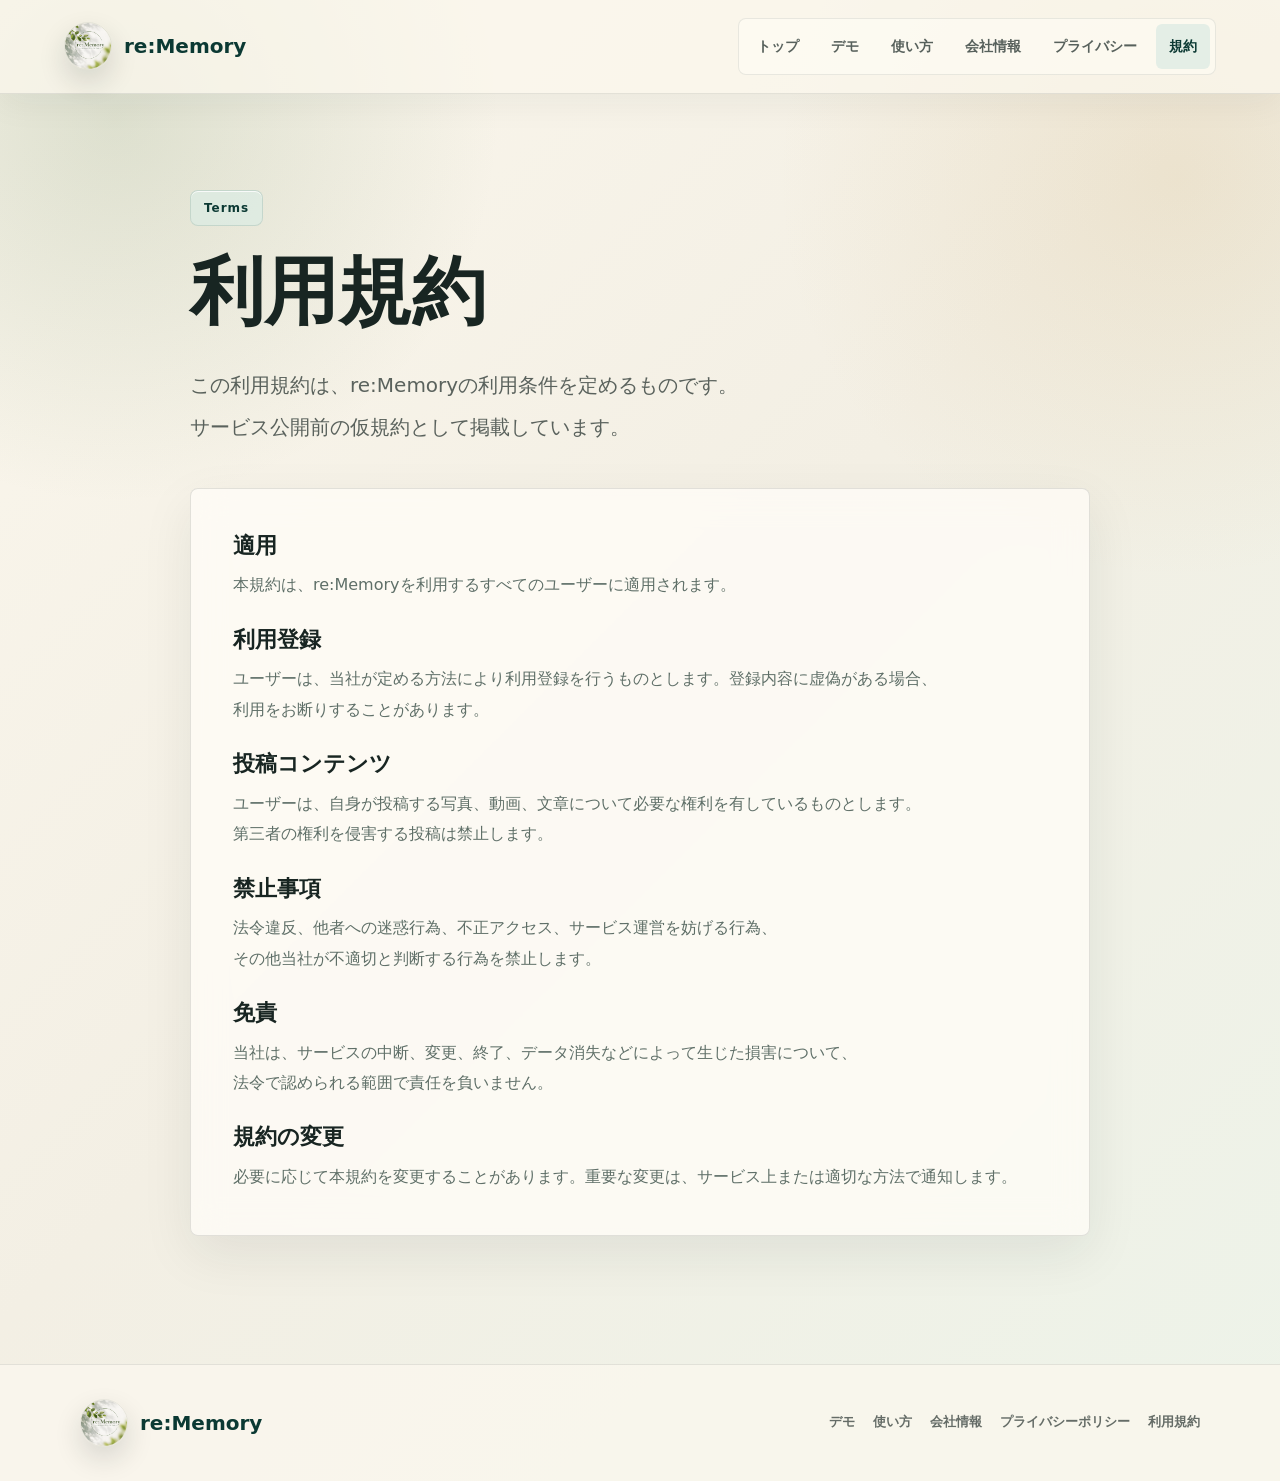
<file: terms.html>
<!doctype html>
<html lang="ja">
  <head>
    <meta charset="utf-8">
    <meta name="viewport" content="width=device-width, initial-scale=1">
    <title>利用規約 | re:Memory</title>
    <meta name="description" content="re:Memoryの利用規約です。">
    <link rel="icon" href="./assets/logo.png">
    <style>
      :root { --ink:#1f2a2a; --sub:#60706c; --paper:#fff9ef; --milk:#fffdf8; --line:rgba(31,42,42,.13); --green-deep:#0d4846; --green-soft:#dbece7; }
      * { box-sizing:border-box; }
      body { margin:0; color:var(--ink); background:var(--paper); font-family:"Hiragino Kaku Gothic ProN","Yu Gothic","Meiryo",system-ui,sans-serif; line-height:1.9; }
      a { color:inherit; text-decoration:none; }
      p,h1,h2 { margin:0; word-break:keep-all; line-break:strict; }
      .header { display:flex; align-items:center; justify-content:space-between; gap:24px; min-height:72px; padding:16px clamp(20px,5vw,64px); border-bottom:1px solid var(--line); background:rgba(255,249,239,.9); }
      .logo { display:inline-flex; align-items:center; gap:10px; font-size:17px; font-weight:850; }
      .logo img { width:40px; height:40px; object-fit:cover; border-radius:50%; }
      .nav { display:flex; flex-wrap:wrap; gap:8px; color:var(--sub); font-size:14px; font-weight:750; }
      .nav a { padding:8px 12px; border-radius:8px; }
      .nav a:hover,.nav a[aria-current="page"] { color:var(--green-deep); background:rgba(23,110,102,.08); }
      main { width:min(900px,calc(100% - 40px)); margin:0 auto; padding:clamp(56px,8vw,96px) 0 clamp(76px,10vw,128px); }
      .label { display:inline-flex; min-height:32px; padding:5px 11px; color:var(--green-deep); background:var(--green-soft); border:1px solid rgba(23,110,102,.15); border-radius:8px; font-size:12px; font-weight:850; }
      h1 { margin-top:18px; font-size:clamp(38px,6vw,68px); line-height:1.12; }
      .lead { margin-top:20px; color:var(--sub); font-size:15px; }
      .terms { display:grid; gap:24px; margin-top:40px; padding:clamp(24px,5vw,42px); background:var(--milk); border:1px solid var(--line); border-radius:8px; }
      h2 { font-size:22px; line-height:1.35; }
      section p { margin-top:10px; color:var(--sub); overflow-wrap:anywhere; }
      .site-footer { padding:34px clamp(20px,5vw,64px); color:var(--sub); border-top:1px solid var(--line); }
      .footer-inner { display:flex; align-items:center; justify-content:space-between; gap:20px; width:min(1120px,100%); margin:0 auto; }
      .footer-links { display:flex; flex-wrap:wrap; gap:14px 18px; font-size:13px; font-weight:750; }
      @media (max-width:760px){ .header,.footer-inner{align-items:flex-start; flex-direction:column;} }
    </style>
    <link rel="stylesheet" href="./assets/premium.css">
  </head>
  <body>
    <header class="header">
      <a class="logo" href="./index.html" aria-label="re:Memory トップへ"><img src="./assets/logo.png" alt="" aria-hidden="true"><span>re:Memory</span></a>
      <nav class="nav" aria-label="ページナビゲーション"><a href="./index.html">トップ</a><a href="./demo.html">デモ</a><a href="./guide.html">使い方</a><a href="./company.html">会社情報</a><a href="./privacy.html">プライバシー</a><a href="./terms.html" aria-current="page">規約</a></nav>
    </header>
    <main>
      <span class="label">Terms</span>
      <h1>利用規約</h1>
      <p class="lead">この利用規約は、re:Memoryの利用条件を定めるものです。サービス公開前の仮規約として掲載しています。</p>
      <div class="terms">
        <section><h2>適用</h2><p>本規約は、re:Memoryを利用するすべてのユーザーに適用されます。</p></section>
        <section><h2>利用登録</h2><p>ユーザーは、当社が定める方法により利用登録を行うものとします。登録内容に虚偽がある場合、利用をお断りすることがあります。</p></section>
        <section><h2>投稿コンテンツ</h2><p>ユーザーは、自身が投稿する写真、動画、文章について必要な権利を有しているものとします。第三者の権利を侵害する投稿は禁止します。</p></section>
        <section><h2>禁止事項</h2><p>法令違反、他者への迷惑行為、不正アクセス、サービス運営を妨げる行為、その他当社が不適切と判断する行為を禁止します。</p></section>
        <section><h2>免責</h2><p>当社は、サービスの中断、変更、終了、データ消失などによって生じた損害について、法令で認められる範囲で責任を負いません。</p></section>
        <section><h2>規約の変更</h2><p>必要に応じて本規約を変更することがあります。重要な変更は、サービス上または適切な方法で通知します。</p></section>
      </div>
    </main>
    <footer class="site-footer"><div class="footer-inner"><a class="logo" href="./index.html"><img src="./assets/logo.png" alt="" aria-hidden="true"><span>re:Memory</span></a><div class="footer-links"><a href="./demo.html">デモ</a><a href="./guide.html">使い方</a><a href="./company.html">会社情報</a><a href="./privacy.html">プライバシーポリシー</a><a href="./terms.html">利用規約</a></div></div></footer>
  </body>
</html>
</file>
<file: assets/premium.css>
:root {
  --ink: #182522;
  --sub: #5f6f68;
  --paper: #fbf7ed;
  --milk: rgba(255, 253, 247, 0.82);
  --mist: #e8eee7;
  --line: rgba(25, 43, 38, 0.14);
  --green: #174f43;
  --green-deep: #0b3933;
  --green-soft: #dcebe3;
  --clay: #b6634f;
  --clay-soft: #f4ded2;
  --gold: #c6a15b;
  --shadow: 0 30px 80px rgba(24, 37, 34, 0.14);
  --serif: "Yu Mincho", "Hiragino Mincho ProN", "YuMincho", serif;
  --sans: "Hiragino Kaku Gothic ProN", "Yu Gothic", "Yu Gothic UI", "Meiryo", system-ui, sans-serif;
}

html {
  background: #f8f3e8;
}

body {
  position: relative;
  min-height: 100vh;
  color: var(--ink);
  background:
    radial-gradient(circle at 9% 8%, rgba(120, 146, 103, 0.22), transparent 24rem),
    radial-gradient(circle at 92% 12%, rgba(198, 161, 91, 0.16), transparent 25rem),
    linear-gradient(135deg, #fbf7ed 0%, #f3efe4 48%, #edf3e9 100%);
  font-family: var(--sans);
  font-feature-settings: "palt";
  letter-spacing: 0;
}

body::before {
  position: fixed;
  inset: 0;
  z-index: -1;
  pointer-events: none;
  content: "";
  background-image:
    linear-gradient(rgba(24, 37, 34, 0.035) 1px, transparent 1px),
    linear-gradient(90deg, rgba(24, 37, 34, 0.025) 1px, transparent 1px);
  background-size: 44px 44px;
  mask-image: linear-gradient(to bottom, rgba(0, 0, 0, 0.52), transparent 72%);
}

.header {
  min-height: 82px;
  padding: 18px clamp(20px, 5vw, 72px);
  background: rgba(251, 247, 237, 0.76);
  border-bottom: 1px solid rgba(25, 43, 38, 0.1);
  box-shadow: 0 10px 34px rgba(24, 37, 34, 0.05);
}

.logo {
  gap: 12px;
  color: var(--green-deep);
  font-family: var(--sans);
  font-size: 20px;
  font-weight: 800;
  letter-spacing: 0;
}

.logo img {
  width: 48px;
  height: 48px;
  border: 1px solid rgba(24, 37, 34, 0.08);
  box-shadow: 0 12px 28px rgba(24, 37, 34, 0.14);
}

.nav {
  gap: 6px;
  padding: 5px;
  background: rgba(255, 253, 247, 0.56);
  border: 1px solid rgba(25, 43, 38, 0.09);
  border-radius: 8px;
}

.nav a {
  padding: 9px 13px;
  color: rgba(24, 37, 34, 0.72);
  border-radius: 6px;
}

.nav a:hover,
.nav a[aria-current="page"] {
  color: var(--green-deep);
  background: rgba(220, 235, 227, 0.72);
}

.hero {
  width: min(1240px, calc(100% - 40px));
  gap: clamp(46px, 6vw, 96px);
  padding-top: clamp(70px, 9vw, 118px);
}

.hero-copy {
  max-width: 800px;
}

.tagline,
.section-label,
.label {
  min-height: 36px;
  padding: 6px 13px;
  color: var(--green-deep);
  background: rgba(220, 235, 227, 0.8);
  border-color: rgba(23, 79, 67, 0.13);
  box-shadow: inset 0 1px 0 rgba(255, 255, 255, 0.8);
  font-size: 12px;
  font-weight: 800;
  letter-spacing: 0.08em;
}

h1,
h2 {
  font-family: var(--sans);
  font-weight: 750;
  letter-spacing: 0;
}

h1 {
  max-width: 860px;
  margin-top: 24px;
  font-size: clamp(44px, 7vw, 92px);
  line-height: 1.08;
}

.lead {
  max-width: 720px;
  margin-top: 30px;
  color: rgba(24, 37, 34, 0.7);
  font-family: var(--sans);
  font-size: clamp(16px, 1.65vw, 20px);
  line-height: 2.1;
}

.button {
  min-height: 54px;
  padding: 14px 22px;
  border-radius: 8px;
  font-weight: 700;
}

.button.primary {
  background: linear-gradient(135deg, #175b4e, #0b3933);
  box-shadow: 0 16px 34px rgba(11, 57, 51, 0.26);
}

.button.ghost {
  background: rgba(255, 253, 247, 0.72);
  border-color: rgba(24, 37, 34, 0.13);
}

.app-preview::before {
  inset: 58px -6px 24px;
  background:
    linear-gradient(145deg, rgba(220, 235, 227, 0.92), rgba(244, 222, 210, 0.66)),
    url("./logo.png") center / cover;
  border-color: rgba(25, 43, 38, 0.09);
  box-shadow: inset 0 1px 0 rgba(255, 255, 255, 0.7);
}

.phone {
  width: min(374px, 88vw);
  padding: 18px;
  background: rgba(255, 253, 247, 0.88);
  border-color: rgba(24, 37, 34, 0.14);
  box-shadow: 0 34px 90px rgba(24, 37, 34, 0.18);
  backdrop-filter: blur(18px);
}

.photo-card img {
  filter: saturate(0.92) contrast(1.02);
}

.capsule-card,
.message-card,
.flow article,
.step,
.info-card,
.policy,
.terms,
.mvp-list div {
  background: rgba(255, 253, 247, 0.76);
  border: 1px solid rgba(24, 37, 34, 0.12);
  box-shadow: 0 18px 52px rgba(24, 37, 34, 0.08);
  backdrop-filter: blur(16px);
}

.floating-label {
  background: rgba(255, 253, 247, 0.86);
  box-shadow: 0 16px 38px rgba(24, 37, 34, 0.14);
}

.section {
  width: min(1160px, calc(100% - 40px));
}

.why {
  border-top-color: rgba(25, 43, 38, 0.08);
}

.statement-inner,
.closing {
  background:
    radial-gradient(circle at 16% 18%, rgba(198, 161, 91, 0.22), transparent 20rem),
    linear-gradient(135deg, #0b3933, #183f38 56%, #644c35);
  box-shadow: 0 24px 70px rgba(11, 57, 51, 0.2);
}

.statement-inner {
  padding: clamp(42px, 6vw, 68px);
}

.statement-inner p {
  font-family: var(--sans);
  letter-spacing: 0;
  line-height: 2.1;
}

.flow {
  gap: 20px;
}

.flow article,
.step {
  position: relative;
  overflow: hidden;
}

.flow article::after,
.step::after,
.mvp-list div::after {
  position: absolute;
  right: 22px;
  bottom: 22px;
  width: 34px;
  height: 1px;
  content: "";
  background: var(--gold);
}

.mvp-panel {
  background:
    radial-gradient(circle at 82% 12%, rgba(198, 161, 91, 0.18), transparent 18rem),
    rgba(232, 238, 231, 0.8);
  box-shadow: inset 0 1px 0 rgba(255, 255, 255, 0.64);
}

.mvp-panel h2 {
  max-width: 860px;
}

.page-hero {
  width: min(1160px, 100%);
}

.preview-card {
  background:
    radial-gradient(circle at 80% 0%, rgba(198, 161, 91, 0.18), transparent 18rem),
    rgba(255, 253, 247, 0.78);
}

.site-footer {
  background: rgba(251, 247, 237, 0.84);
  border-top-color: rgba(25, 43, 38, 0.1);
}

.footer-links a {
  color: rgba(24, 37, 34, 0.66);
}

.footer-links a:hover {
  color: var(--green-deep);
}

main > .label + h1,
main > h1,
.page-hero h1 {
  font-size: clamp(38px, 5.8vw, 76px);
  line-height: 1.12;
}

p,
li,
.nav a,
.footer-links a,
.flow article,
.step,
.info-row,
.policy,
.terms {
  line-height: 1.9;
}

h3 {
  font-family: var(--sans);
  font-weight: 800;
  letter-spacing: 0;
}

.info-row {
  border-bottom-color: rgba(25, 43, 38, 0.1);
}

@keyframes rise-in {
  from {
    opacity: 0;
    transform: translateY(14px);
  }
  to {
    opacity: 1;
    transform: translateY(0);
  }
}

.hero-copy,
.app-preview,
.page-hero,
.steps,
.flow,
.mvp-panel,
.info-card,
.policy,
.terms,
.closing {
  animation: rise-in 680ms ease both;
}

@media (max-width: 920px) {
  .header {
    position: static;
  }

  .nav {
    width: 100%;
    justify-content: flex-start;
  }

  h1 {
    font-size: clamp(40px, 12vw, 64px);
  }

  .app-preview::before {
    inset: 30px 0;
  }
}

@media (max-width: 640px) {
  body::before {
    background-size: 32px 32px;
  }

  .header {
    padding: 16px 20px;
  }

  .logo {
    font-size: 18px;
  }

  .logo img {
    width: 42px;
    height: 42px;
  }

  .nav {
    padding: 0;
    background: transparent;
    border: 0;
  }

  .nav a {
    padding: 7px 0;
  }

  .statement-inner,
  .mvp-panel,
  .policy,
  .terms,
  .info-card {
    padding: 26px 20px;
  }
}
</file>
